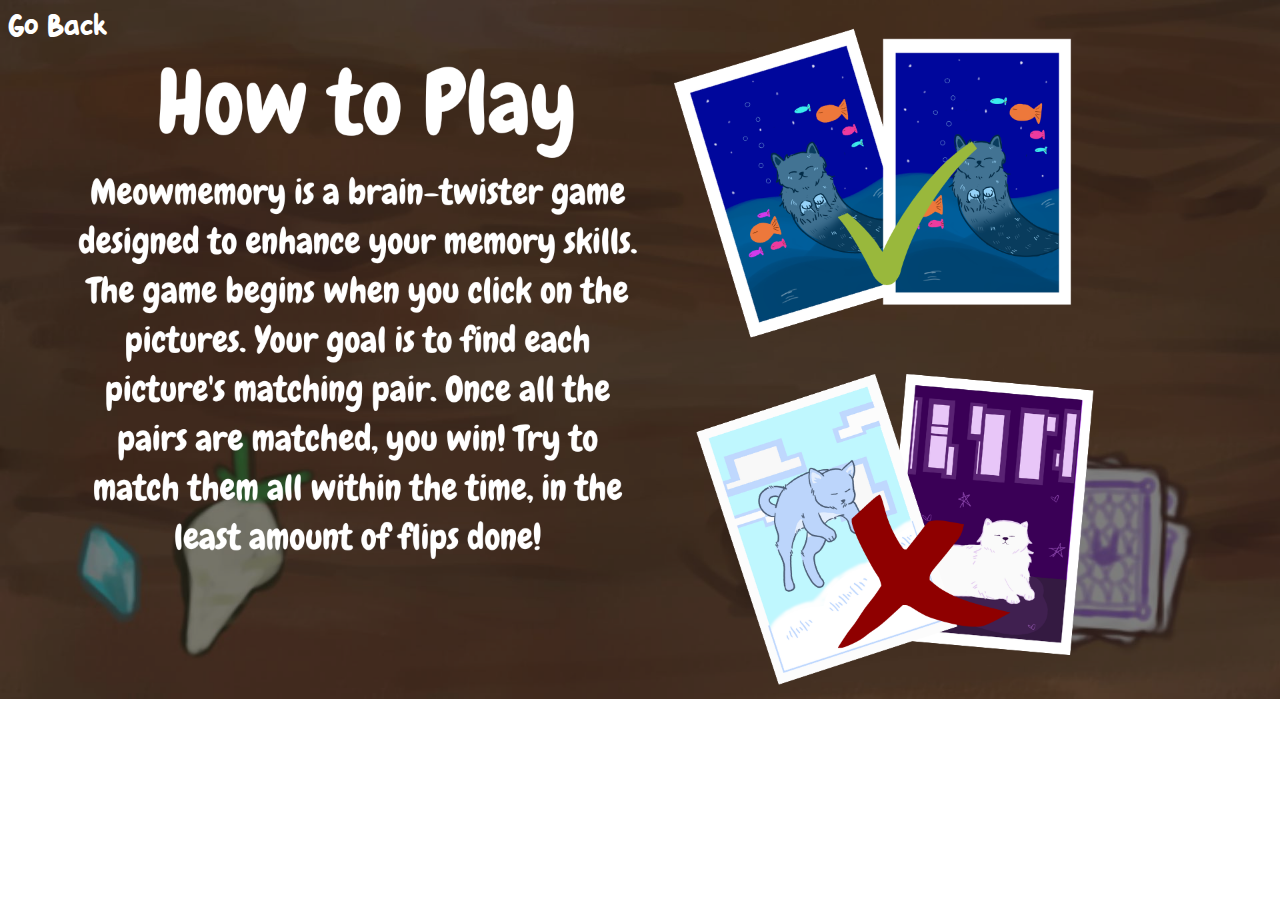
<file: Webpages/instructions.html>
<!DOCTYPE html>
<html>
    <head>
        <title> MEOWMORY</title>
        <style>

            @font-face { font-family: KiddosyfreeRegular-GOEag; src:url("../KiddosyfreeRegular-GOEag.otf"); }

            body{
                background-image: url("../Images/howToPlay.png");
                background-repeat: no-repeat;
                background-size: cover;
                max-height:100vh;

            }

            .goBackButton{
                font-family: KiddosyfreeRegular-GOEag;
                margin-top: 80%;
                font-size: 30px;
                text-align: left;
                color: white;
                text-decoration: none;
                
                padding-right: 20%;
            }
        </style>
    </head>
    <body>
        <a href = "../index.html" target="_self" class="goBackButton"> Go Back </a>
  
    </body>
</html>
</file>
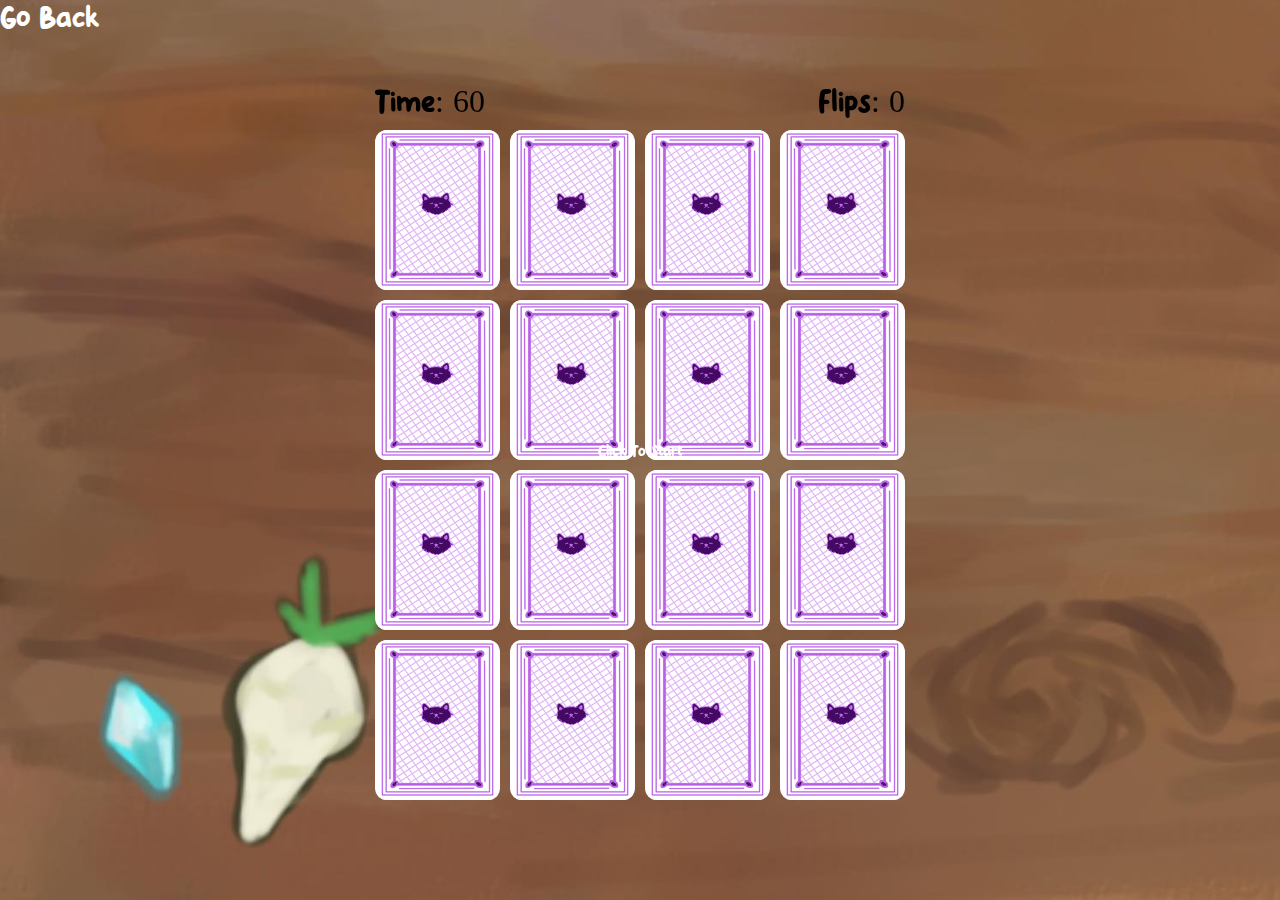
<file: Webpages/main.html>
<!DOCTYPE html>
<html>
    <head>
        <meta charset="utf-8">
        <title> MEOWMORY </title>
        <link rel = "stylesheet" href="../style.css">
        <meta name = "viewport" content=" width=device-width, initial-scale=1.0">
        
        <script src="../script.js" async></script>

    </head>
    <body>
        <div class = "overlay visible">
            Click To Start
        </div>
       <div id="GameOver" class="overlay">
            Aww no moh time :C
                <span class="clickToStart">
                    Click if you wanna play again
                </span>
        </div>

        <div id="Victory" class="overlay">
                YIPEE YOU WON!!!
            <span class="YEHEYY">
                Click if you wanna play again
            </span>
        </div>
        </div>

        <a href = "../index.html" target="_self" class="goBackButton"> Go Back </a>

        <div class="gameContainer">
            <div class="gameDetailsContainer">
                <div class="gameDetails">
                    Time: <span id = "timeRemaining"> 60 </span>
                </div>
                <div class="gameDetails">
                    Flips: <span id = "flipsDone"> 0 </span> 
                </div>
            </div>

            <div class="card">
                <div class="cardBack cardFace">
                    <img class=" catFront" src="../Images/backshot.png">
                </div>
                <div class="cardFront cardFace">
                    <img class=" card-value" src="../Images/cat1.png">
                </div>
            </div>
            <div class="card">
                <div class="cardBack cardFace">
                    <img class=" catFront" src="../Images/backshot.png">
                </div>
                <div class="cardFront cardFace">
                    <img class=" card-value" src="../Images/cat5.png">
                </div>
            </div>
            <div class="card">
                <div class="cardBack cardFace">
                    <img class=" catFront" src="../Images/backshot.png">
                </div>
                <div class="cardFront cardFace">
                    <img class=" card-value" src="../Images/cat6.png">
                </div>
            </div>
            <div class="card">
                <div class="cardBack cardFace">
                    <img class=" catFront" src="../Images/backshot.png">
                </div>
                <div class="cardFront cardFace">
                    <img class=" card-value" src="../Images/cat3.png">
                </div>
            </div>
            <div class="card">
                <div class="cardBack cardFace">
                    <img class=" catFront" src="../Images/backshot.png">
                </div>
                <div class="cardFront cardFace">
                    <img class=" card-value" src="../Images/cat1.png">
                </div>
            </div>
            <div class="card">
                <div class="cardBack cardFace">
                    <img class=" catFront" src="../Images/backshot.png">
                </div>
                <div class="cardFront cardFace">
                    <img class=" card-value" src="../Images/cat7.png">
                </div>
            </div>
            <div class="card">
                <div class="cardBack cardFace">
                    <img class=" catFront" src="../Images/backshot.png">
                </div>
                <div class="cardFront cardFace">
                    <img class=" card-value" src="../Images/cat2.png">
                </div>
            </div>
            <div class="card">
                <div class="cardBack cardFace">
                    <img class=" catFront" src="../Images/backshot.png">
                </div>
                <div class="cardFront cardFace">
                    <img class=" card-value" src="../Images/cat4.png">
                </div>
            </div>
            <div class="card">
                <div class="cardBack cardFace">
                    <img class=" catFront" src="../Images/backshot.png">
                </div>
                <div class="cardFront cardFace">
                    <img class=" card-value" src="../Images/cat6.png">
                </div>
            </div>
            <div class="card">
                <div class="cardBack cardFace">
                    <img class=" catFront" src="../Images/backshot.png">
                </div>
                <div class="cardFront cardFace">
                    <img class=" card-value" src="../Images/cat2.png">
                </div>
            </div>
            <div class="card">
                <div class="cardBack cardFace">
                    <img class=" catFront" src="../Images/backshot.png">
                </div>
                <div class="cardFront cardFace">
                    <img class=" card-value" src="../Images/cat5.png">
                </div>
            </div>
            <div class="card">
                <div class="cardBack cardFace">
                    <img class=" catFront" src="../Images/backshot.png">
                </div>
                <div class="cardFront cardFace">
                    <img class=" card-value" src="../Images/cat7.png">
                </div>
            </div>
            <div class="card">
                <div class="cardBack cardFace">
                    <img class=" catFront" src="../Images/backshot.png">
                </div>
                <div class="cardFront cardFace">
                    <img class=" card-value" src="../Images/cat8.png">
                </div>
            </div>
            <div class="card">
                <div class="cardBack cardFace">
                    <img class=" catFront" src="../Images/backshot.png">
                </div>
                <div class="cardFront cardFace">
                    <img class=" card-value" src="../Images/cat4.png">
                </div>
            </div>
            <div class="card">
                <div class="cardBack cardFace">
                    <img class=" catFront" src="../Images/backshot.png">
                </div>
                <div class="cardFront cardFace">
                    <img class=" card-value" src="../Images/cat8.png">
                </div>
            </div>
            <div class="card">
                <div class="cardBack cardFace">
                    <img class=" catFront" src="../Images/backshot.png">
                </div>
                <div class="cardFront cardFace">
                    <img class=" card-value" src="../Images/cat3.png">
                </div>
            </div>

        </div>
        
    </body>
</html>
</file>
<file: style.css>
@font-face { font-family: KiddosyfreeRegular-GOEag; src:url('KiddosyfreeRegular-GOEag.otf'); }

*{
    box-sizing:border-box;
}

html{
    min-height:100vh;
}
body{
    margin:0;
    background-image: url('bg.jpg');
    background-repeat: no-repeat;
    background-size: cover;
    cursor: url('/Images/paw.jpg'), auto;
}

.goBackButton{
    font-family: KiddosyfreeRegular-GOEag;
    margin-top: 120%;
    font-size: 30px;
    text-align: left;
    color: white;
    text-decoration: none;
    
    padding-right: 50%;
}
.gameDetailsContainer{
    grid-column: 1 / -1;
    display: flex;
    justify-content: space-between;
}

.gameDetails{
    font-family:KiddosyfreeRegular-GOEag;
    font-size: 2em;
}

.gameContainer{
   display: grid;
   grid-template-columns: repeat(4, auto);
   grid-gap: 10px;
   margin: 50px;
   justify-content: center;
   perspective: 500px; 
}

.card{
    position: relative;
    background-color: white;
    height: 160px;
    width: 125px;
    border-radius: 12px;
    border-width: 1px;
    cursor: url('/Images/pawHover.jpg'), auto;
}

.cardFace{
    position: absolute;
    width: 100%;
    height:100%;
    display: flex;
    justify-content: center;
    align-items: center;
    overflow: hidden;
    backface-visibility: hidden;
    border-radius: 12px;
    border-width: 1px;
    transition: transform 500ms ease-in-out;
}

.card.visible .cardBack{
    transform: rotateY(-180deg);
}

.card.visible .cardFront{
    transform: rotateY(0);


}

.card.matched .card-value{
    animation:boom 1s linear infinite 500ms
}

.overlay{
    display: none;
    position: fixed;
    top:0;
    left:0;
    right:0;
    bottom:0;
    justify-content: center;
    align-items: center;
    z-index: 100;
    color:white;
    font-family:KiddosyfreeRegular-GOEag;
    transition: background-color 500ms, font-size 500ms;

}


.clickToStart{
    font-size: .3em;
}

.YEHEYY{
    font-size: .3em;
}

#GameOver.visible{
    font-size: 0;
    display: flex;
    flex-direction: column;
    animation: textgrow 500ms forwards;
}

#Victory.visible{
    font-size: 0;
    display: flex;
    flex-direction: column;
    animation: textgrow 500ms forwards;
}
.overlay.visible {
    display: flex;
    flex-direction: column;
    animation: textgrow 500ms forwards;
}


@keyframes textgrow {
    from{
        background-color: rgba(0,0,0,0);
        font-size: 0 ;
    }
    to{
        background-color: rgba(0,0,0,.9);
        font-size: 10em;
    }
}

@keyframes dance{
    0%, 100%{
        transform:scale(0);
    }
    25%{
        transform:scale(20);
    }
    75%{
        transform:scale(15);
    }

}


.cardFront{
    transform: rotateX(180deg);
}


.card-value {
    transform: scale(.9);
    transition: transform 100ms ease-in-out;
}

@media (max-width: 600px) {
    .gameContainer {
        grid-template-columns: repeat(2,auto);
    }

    .gameDetailsContainer{
        flex-direction: column;
        align-items: center;
    }
}
</file>
